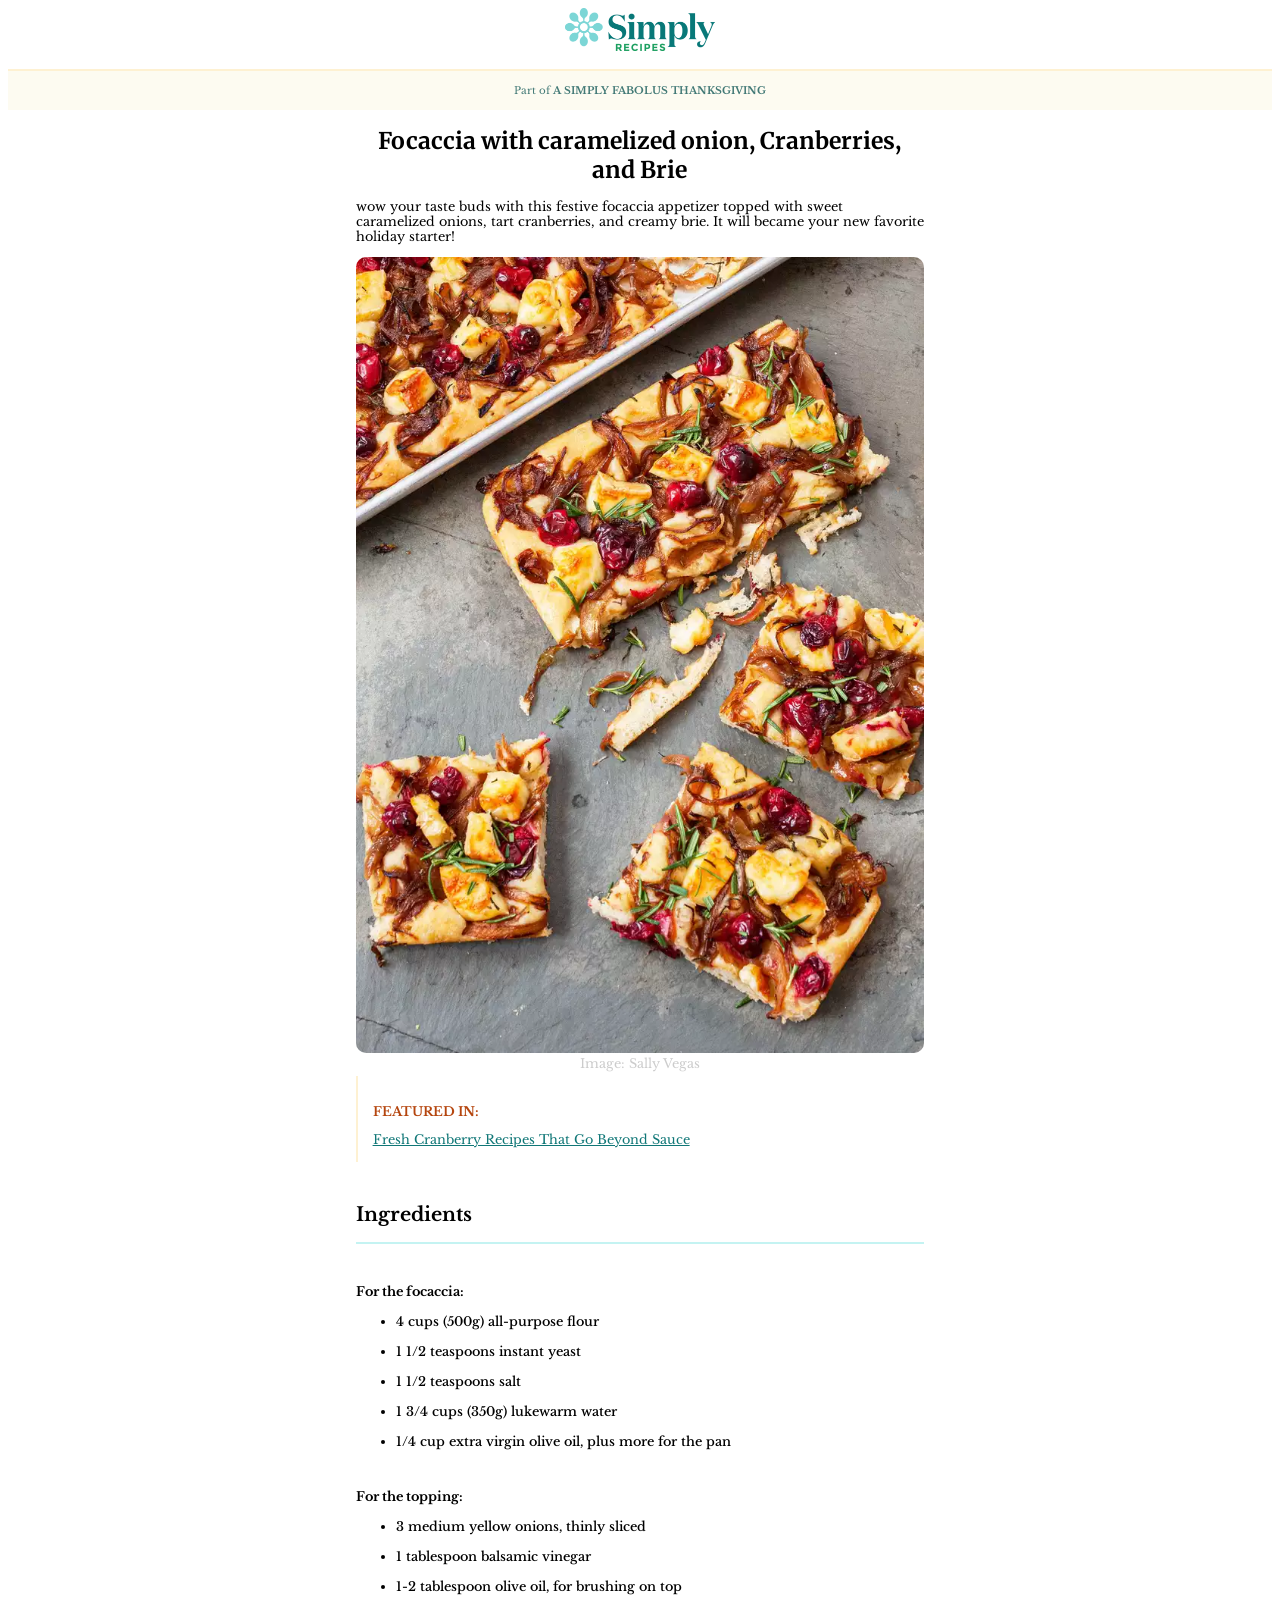
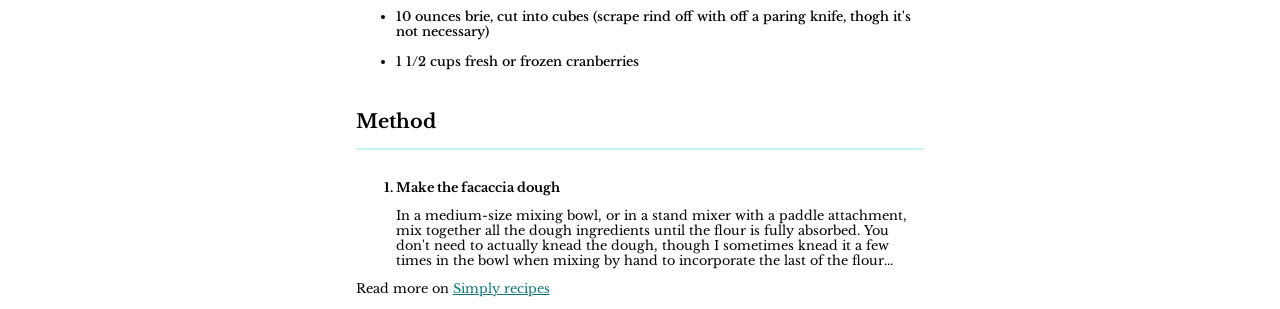
<file: M1W1D1/index.html>
<!DOCTYPE html>
<html lang="en">

<head>
    <meta charset="UTF-8">
    <meta name="viewport" content="width=device-width, initial-scale=1.0">
    <title>Document</title>
    <link rel="stylesheet" href="./style.css">
    <link rel="preconnect" href="https://fonts.googleapis.com">
    <link rel="preconnect" href="https://fonts.gstatic.com" crossorigin>
    <link
        href="https://fonts.googleapis.com/css2?family=Libre+Baskerville:ital,wght@0,400..700;1,400..700&family=Merriweather:ital,opsz,wght@0,18..144,300..900;1,18..144,300..900&display=swap"
        rel="stylesheet">

<body>
    <div class="container">
        <img class="logo" src="Simply_Recipes_Logo_-_2021.png" alt="logo Symply">
    </div>

    <div class="slogan-container">
        <p class="slogan">Part of <span class="slogan-bold">A SIMPLY FABOLUS THANKSGIVING</span></p>
    </div>


    <div class="content">
        <h1>Focaccia with caramelized onion, Cranberries, and Brie</h1>
        <p>wow your taste buds with this festive focaccia appetizer topped with sweet caramelized onions,
            tart cranberries, and creamy brie. It will became your new favorite holiday starter!</p>

        <figure class="main-img">
            <img src="main-img.webp" alt="immagine di focaccia">
            <figcaption>Image: Sally Vegas</figcaption>
        </figure>


        <div id="featured">
            <p id="featured-title">FEATURED IN:</p>
            <A id="featured-link" href="*">Fresh Cranberry Recipes That Go Beyond Sauce</A>
        </div>

        <div id="ingredients">
            <h2>Ingredients</h2>
        </div>

        <div id="prepare">
            <p>For the focaccia:</p>

            <ul>
                <li>4 cups (500g) all-purpose flour</li>
                <li>1 1/2 teaspoons instant yeast</li>
                <li>1 1/2 teaspoons salt</li>
                <li>1 3/4 cups (350g) lukewarm water</li>
                <li>1/4 cup extra virgin olive oil, plus more for the pan</li>
            </ul>

            <p>For the topping:</p>

            <ul>
                <li>3 medium yellow onions, thinly sliced</li>
                <li>1 tablespoon balsamic vinegar</li>
                <li>1-2 tablespoon olive oil, for brushing on top</li>
                <li>10 ounces brie, cut into cubes (scrape rind off with off a paring knife,
                    thogh it's not necessary)</li>
                <li>1 1/2 cups fresh or frozen cranberries</li>
            </ul>
        </div>

        <div id="metod">
            <h2>Method</h2>
        </div>

        <div id="creare">
            <ol>
                <li>Make the facaccia dough</li>
            </ol>
        </div>

        <div id="description">
            <p>In a medium-size mixing bowl, or in a stand mixer with a paddle attachment, mix together
                all the dough ingredients until the flour is fully absorbed. You don't need to
                actually knead the dough, though I sometimes knead it a few times in the bowl
                when mixing by hand to incorporate the last of the flour...
            </p>
        </div>

        <div>
            <p id="end">Read more on <a href="*" id="riferimento">Simply recipes</a></p>
        </div>
    </div>
</body>

</html>
</file>
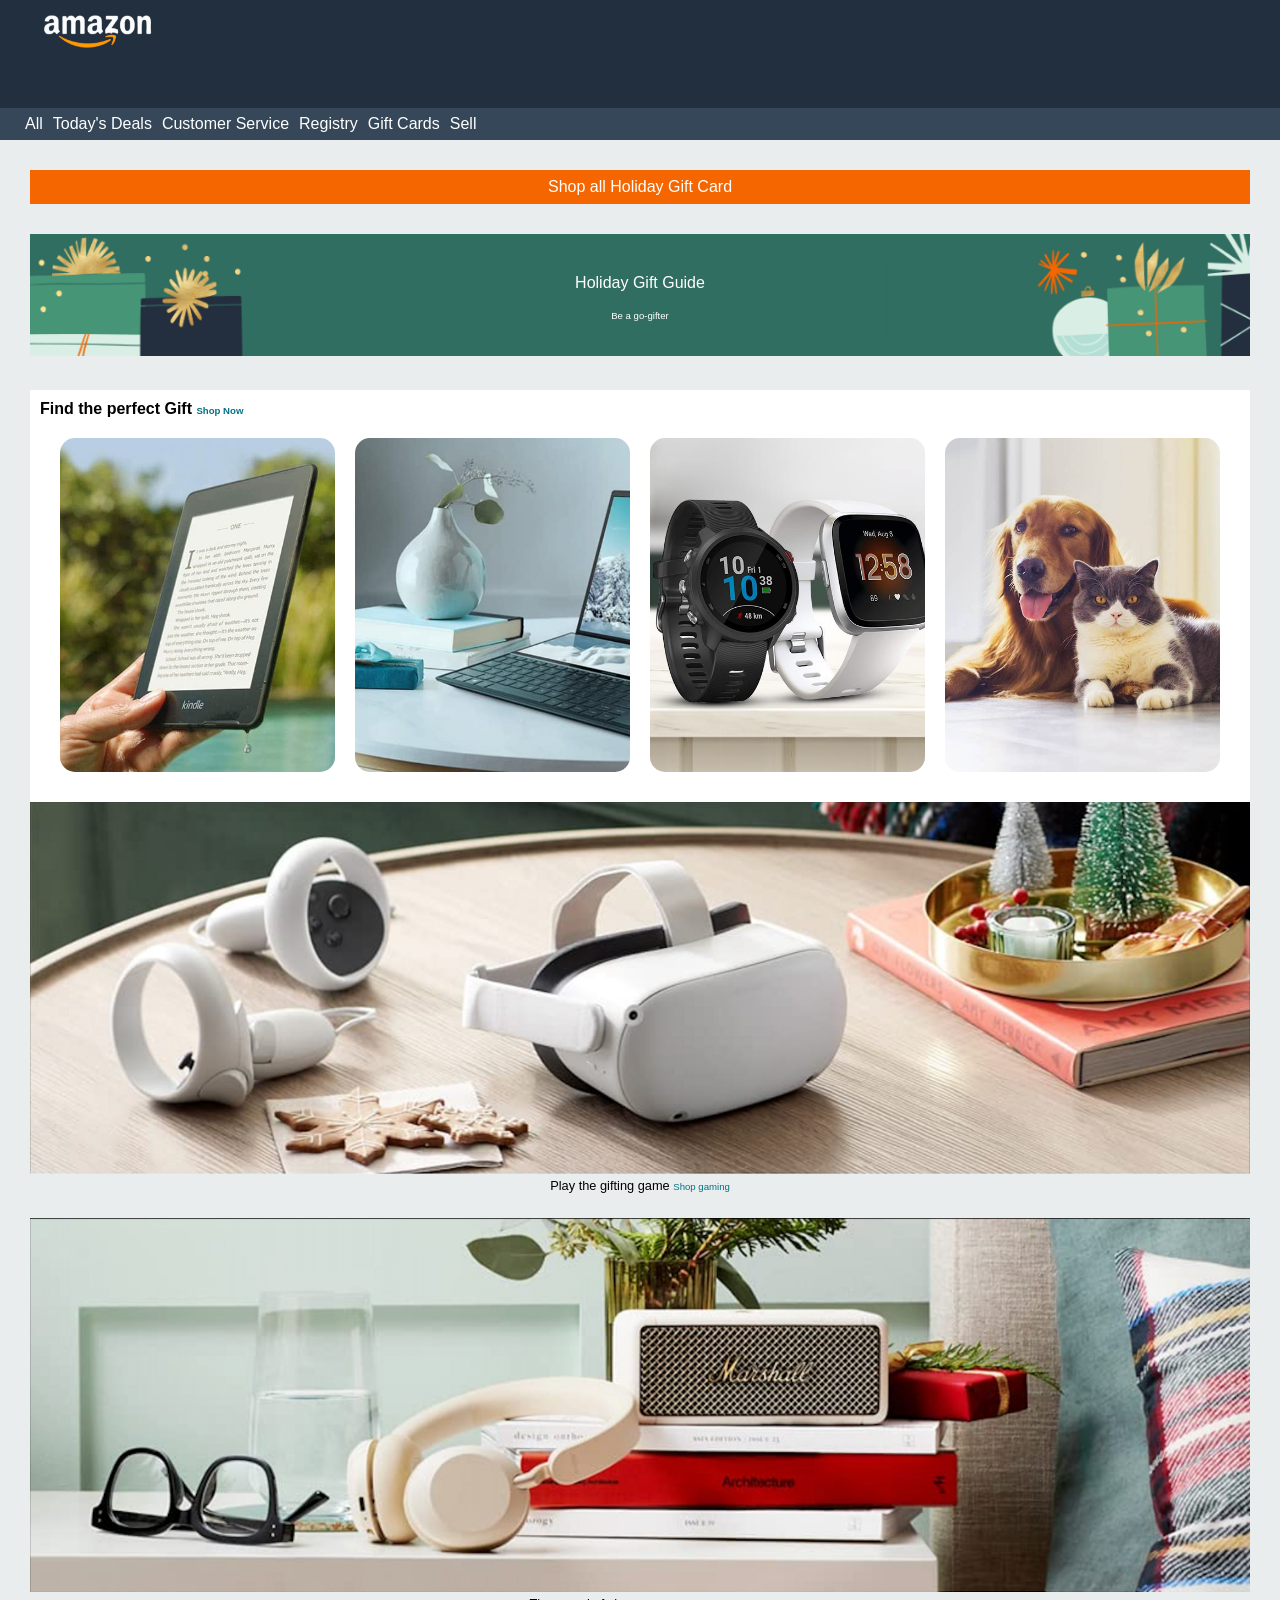
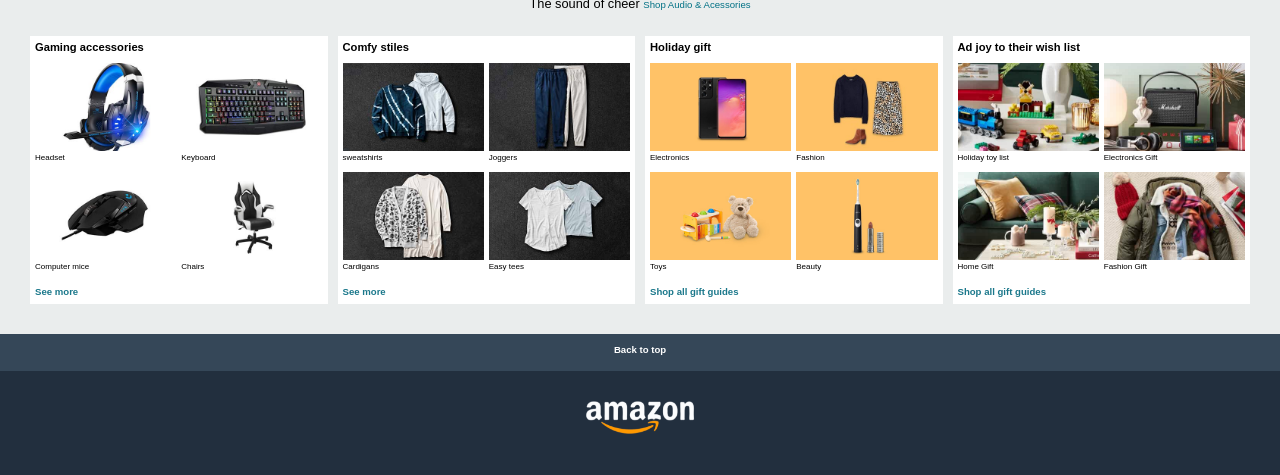
<file: M1W1D4/index.html>
<!DOCTYPE html>
<html lang="en">

<head>
    <meta charset="UTF-8">
    <meta name="viewport" content="width=device-width, initial-scale=1.0">
    <link rel="stylesheet" href="./style.css">
    <title>Document</title>
</head>

<body>
    <header id="header">
        <div class="top-header">
            <img src="./assets/logo.png" alt="logo-amazon">
        </div>

        <nav class="navbar">
            <a href="#">All</a>
            <a href="#">Today's Deals</a>
            <a href="#">Customer Service</a>
            <a href="#">Registry</a>
            <a href="#">Gift Cards</a>
            <a href="#">Sell</a>
        </nav>
    </header>

    <main>
        <div class="promo-bar">Shop all Holiday Gift Card</div>
        <section>
            <div class="banner">
                <img src="./assets/bg-image.png" alt="holidai gifts guides">
                <div class="banner-text">
                    <p class="fr-line">Holiday Gift Guide</p><br>
                    <p class="sd-line">Be a go-gifter</p>
                </div>
            </div>

            <div class="product-container">
                <div class="container-title">
                    <p>Find the perfect Gift <span class="container-span"> Shop Now</span></p>
                </div>

                <div class="product-grid">
                    <div class="product-item">
                        <img src="./assets/img_1.jpg" alt="*">
                    </div>
                    <div class="product-item">
                        <img src="./assets/img_2.jpg" alt="*">
                    </div>
                    <div class="product-item">
                        <img src="./assets/img_3.jpg" alt="*">
                    </div>
                    <div class="product-item">
                        <img src="./assets/img_4.jpg" alt="*">
                    </div>
                </div>
            </div>

            <div class="product-container-long">
                <img src="./assets/img_9.png" alt="">
                <p>Play the gifting game <span> Shop gaming</span></p>
            </div>
            <div class="product-container-long">
                <img src="./assets/img_10.png" alt="">
                <p>The sound of cheer <span> Shop Audio & Acessories</span></p>
            </div>




            <div class="extra-section">
                <div class="extra">
                    <div>
                        <h2>Gaming accessories</h2>
                    </div>
                    <div class="extra1">
                        <figure>
                            <img class="img-extra" src="./assets/img_15.jpg" alt="*">
                            <figcaption>Headset</figcaption>
                        </figure>


                        <figure>
                            <img class="img-extra" src="./assets/img_16.jpg" alt="*">
                            <figcaption>Keyboard</figcaption>
                        </figure>
                    </div>

                    <div class="extra1">

                        <figure>
                            <img class="img-extra" src="./assets/img_17.jpg" alt="*">
                            <figcaption>Computer mice</figcaption>
                        </figure>


                        <figure>
                            <img class="img-extra" src="./assets/img_18.jpg" alt="*">
                            <figcaption>Chairs</figcaption>
                        </figure>
                    </div>

                    <div>
                        <a class="last-link" href="*">See more</a>
                    </div>
                </div>

                <div class="extra">
                    <div>
                        <h2>Comfy stiles</h2>
                    </div>
                    <div class="extra1">
                        <figure>
                            <img class="img-extra" src="./assets/img_19.jpg" alt="immagine di focaccia">
                            <figcaption>sweatshirts</figcaption>
                        </figure>

                        <figure>
                            <img class="img-extra" src="./assets/img_20.jpg" alt="immagine di focaccia">
                            <figcaption>Joggers</figcaption>
                        </figure>
                    </div>

                    <div class="extra1">
                        <figure>
                            <img class="img-extra" src="./assets/img_21.jpg" alt="immagine di focaccia">
                            <figcaption>Cardigans</figcaption>
                        </figure>

                        <figure>
                            <img class="img-extra" src="./assets/img_22.jpg" alt="immagine di focaccia">
                            <figcaption>Easy tees</figcaption>
                        </figure>
                    </div>
                    <div>
                        <a class="last-link" href="*">See more</a>
                    </div>
                </div>

                <div class="extra">
                    <div>
                        <h2>Holiday gift</h2>
                    </div>
                    <div class="extra1">
                        <figure>
                            <img class="img-extra" src="./assets/img_11.jpg" alt="immagine di focaccia">
                            <figcaption>Electronics</figcaption>
                        </figure>

                        <figure>
                            <img class="img-extra" src="./assets/img_12.jpg" alt="immagine di focaccia">
                            <figcaption>Fashion</figcaption>
                        </figure>
                    </div>
                    <div class="extra1">
                        <figure>
                            <img class="img-extra" src="./assets/img_13.jpg" alt="immagine di focaccia">
                            <figcaption>Toys</figcaption>
                        </figure>

                        <figure>
                            <img class="img-extra" src="./assets/img_14.jpg" alt="immagine di focaccia">
                            <figcaption>Beauty</figcaption>
                        </figure>
                    </div>
                    <div>
                        <a class="last-link" href="*">Shop all gift guides</a>
                    </div>
                </div>

                <div class="extra">
                    <div>
                        <h2>Ad joy to their wish list</h2>
                    </div>
                    <div class="extra1">
                        <figure>
                            <img class="img-extra" src="./assets/img_24.jpg" alt="immagine di focaccia">
                            <figcaption>Holiday toy list</figcaption>
                        </figure>

                        <figure>
                            <img class="img-extra" src="./assets/img_25.jpg" alt="immagine di focaccia">
                            <figcaption>Electronics Gift</figcaption>
                        </figure>
                    </div>
                    <div class="extra1">
                        <figure>
                            <img class="img-extra" src="./assets/img_26.jpg" alt="immagine di focaccia">
                            <figcaption>Home Gift</figcaption>
                        </figure>

                        <figure>
                            <img class="img-extra" src="./assets/img_27.jpg" alt="immagine di focaccia">
                            <figcaption>Fashion Gift</figcaption>
                        </figure>
                    </div>
                    <div>
                        <a class="last-link" href="*">Shop all gift guides</a>
                    </div>
                </div>
            </div>
        </section>

    </main>
    <footer>
        <div class="banner-bottom">
            <a href="#header">Back to top</a>
        </div>
        <div class="logo-bottom">
            <img class="logo-bottom-img" src="./assets/logo.png" alt="logo-amazon">
        </div>
    </footer>

</body>

</html>
</file>
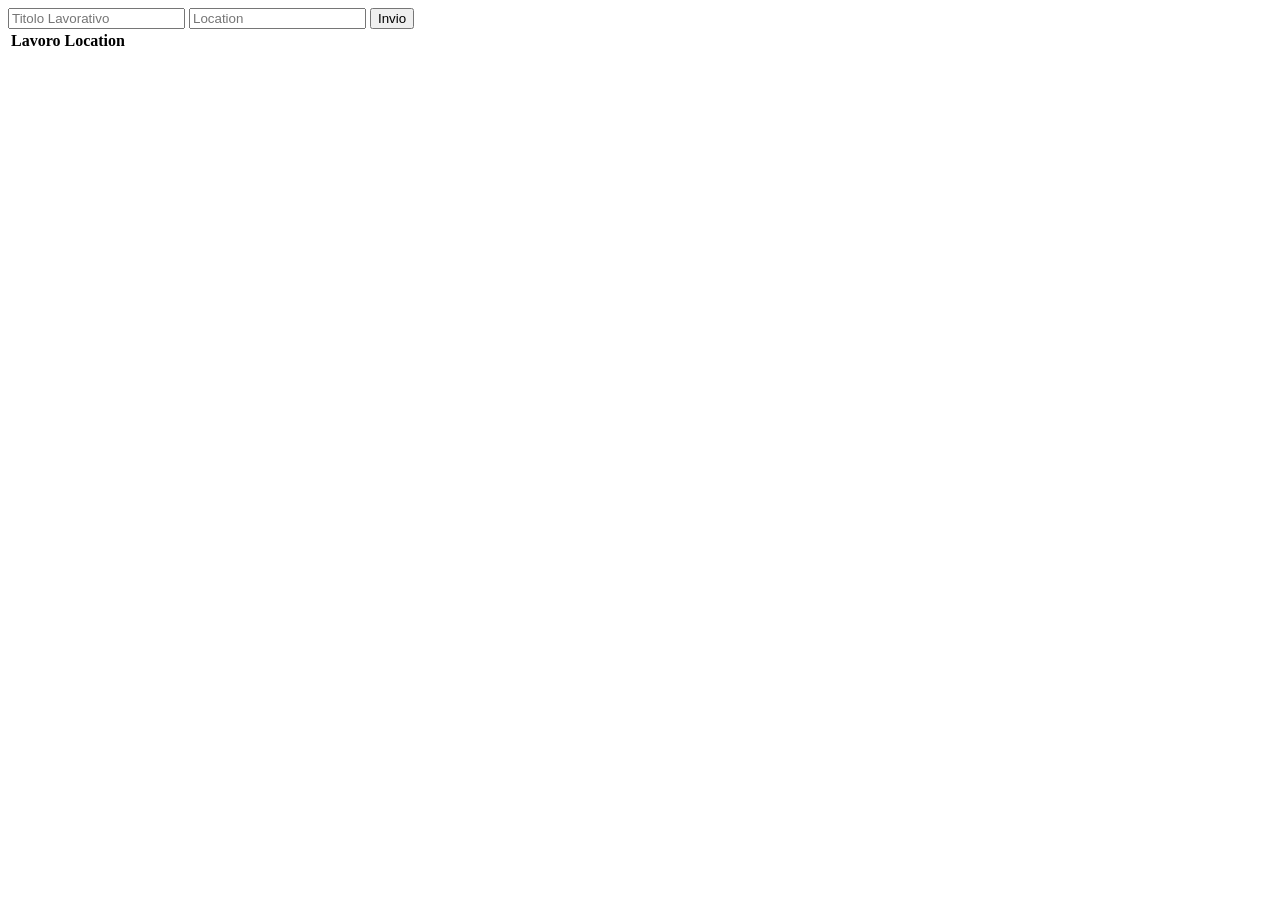
<file: M2W4D1/index.html>
<!DOCTYPE html>
<html lang="en">

<head>
    <meta charset="UTF-8">
    <meta name="viewport" content="width=device-width, initial-scale=1.0">
    <title>Document</title>
</head>

<body>
    <main>
        <form>

            <input id="title" type="text" placeholder="Titolo Lavorativo">
            <input id="location" type="text" placeholder="Location">
            <button type="submit">Invio</button>
        </form>

        <div>
            <table id="table">
                <tr>
                    <th>Lavoro</th>
                    <th>Location</th>
                </tr>
                
            </table>

        </div>

    </main>
    
    <script src="./scaricabile.js"></script>
</body>

</html>
</file>
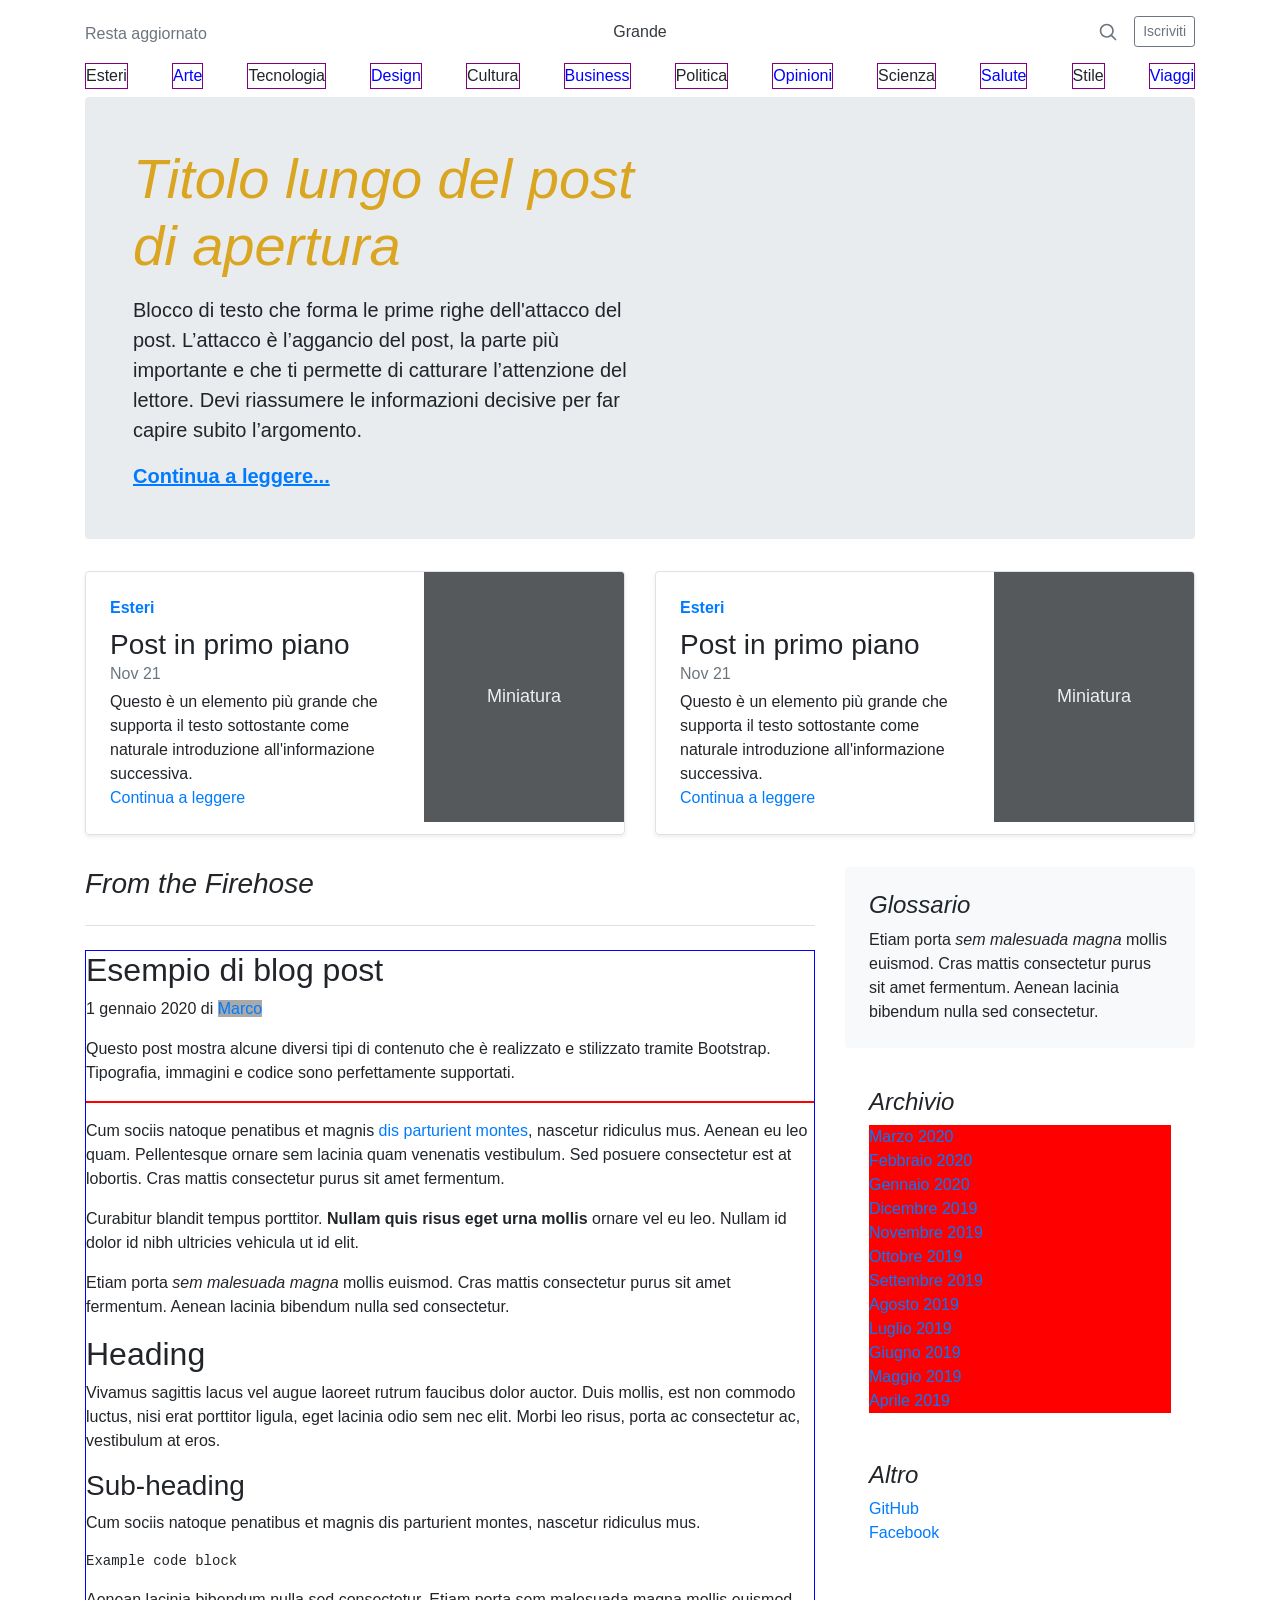
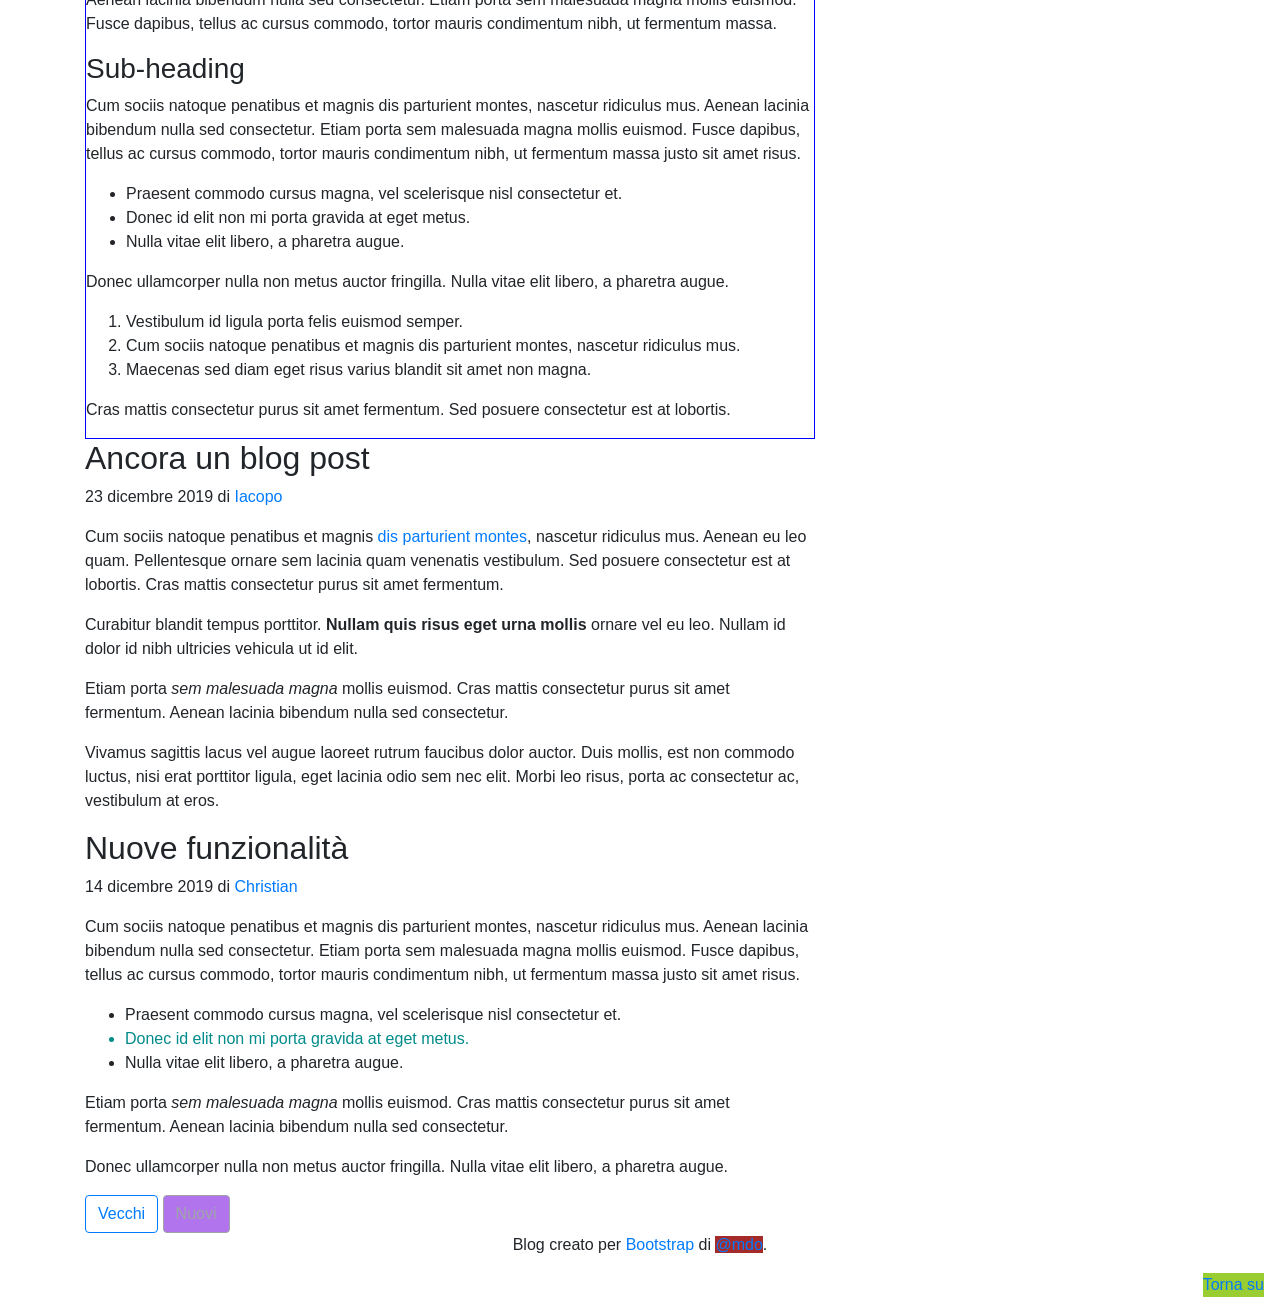
<file: M3W1D1/S1P1.html>
<!-- I selettori CSS ti aiutano a selezionare elementi HTML tramite CSS e JavaScript.

Con questi esercizi farai pratica nell'utilizzarli sia per modificare lo stile di elementi HTML sia nel selezionarli per manipolarli via 
JavaScript
I selettori CSS sono estremamente utili per selezionare nodi del DOM con precisione grazie al fatto che funzionano perfettamente con querySelector,
senza necessità di scrivere algoritmi più complessi per arrivare allo stesso risultato.


IMPORTANTE: NON PUOI inserire classi o id aggiuntivi nell'HTML, devi usare solo quello che già c'è. Non puoi cambiare la struttura in nessuna 
maniera. L'obiettivo è quello di usare Selettori e Combinatori per arrivare a selezionare l'elemento di interesse per poi manipolarlo nello 
stile o nella struttura con JS.

Per testare i Selettori CSS puoi cambiare all'elemento che stai cercando di selezionare il colore, colore di sfondo, aggiungere un bordo colorato 
ecc. Se il selettore è corretto vedrai applicare quello stile all'elemento, se non succede significa che il selettore non è corretto o qualche 
altra regola CSS sta prevalendo. Controlla sempre dall'inspector del browser.

ESERCIZIO 1) Crea un selettore per selezionare l'<h1> nella sezione "hero", ovvero nel jumbotron
ESERCIZIO 2) Crea un selettore per selezionare tutti i figli dell'elemento navbar
ESERCIZIO 3) Crea un selettore per selezionare il link "Continua a leggere" del jumbotron
ESERCIZIO 4) Crea un selettore per selezionare il primo blog post
ESERCIZIO 5) Crea un selettore per selezionare l'<hr> del primo blog post e colorarlo di rosso
ESERCIZIO 6) Crea un selettore per selezionare i link pari della navbar
ESERCIZIO 7) Crea un selettore per selezionare tutti gli <li> della prima "ordered-list" della sidebar ("Archivio")
ESERCIZIO 8) Crea un selettore per selezionare l'autore del secondo blog post
ESERCIZIO 9) Crea un selettore per selezionare il secondo <li> della lista del terzo blog post
ESERCIZIO 10) Crea un selettore per selezionare il link "Torna su" che trovi a fondo pagina nell'angolo in basso a destra
ESERCIZIO 11) Crea un selettore per selezionare il bottone "Nuovi" che trovi in basso
ESERCIZIO 12) Crea un selettore per selezionare il secondo link del footer

...scorri in fondo fino allo <script> per trovare gli esercizi di JavaScript

 -->
<!DOCTYPE html>
<html lang="en">


<head>
    <style>

    </style>
    <meta charset="utf-8" />
    <meta name="viewport" content="width=device-width, initial-scale=1, shrink-to-fit=no" />
    <meta name="description" content="" />
    <meta name="author" content="Mark Otto, Jacob Thornton, and Bootstrap contributors" />
    <meta name="generator" content="Jekyll v3.8.5" />
    <title>Template di un blog · Bootstrap</title>

    <link rel="canonical" href="https://getbootstrap.com/docs/4.3/examples/blog/" />

    <!-- Bootstrap core CSS -->
    <link rel="stylesheet" href="https://stackpath.bootstrapcdn.com/bootstrap/4.3.1/css/bootstrap.min.css"
        integrity="sha384-ggOyR0iXCbMQv3Xipma34MD+dH/1fQ784/j6cY/iJTQUOhcWr7x9JvoRxT2MZw1T" crossorigin="anonymous" />

    <style>
        .bd-placeholder-img {
            font-size: 1.125rem;
            text-anchor: middle;
            -webkit-user-select: none;
            -moz-user-select: none;
            -ms-user-select: none;
            user-select: none;
        }

        @media (min-width: 768px) {
            .bd-placeholder-img-lg {
                font-size: 3.5rem;
            }
        }
    </style>
    <link href="https://fonts.googleapis.com/css?family=Playfair+Display:700,900" rel="stylesheet" />
    <link rel="stylesheet" href="./style.css">
</head>

<body>
    <div class="container">
        <header class="blog-header py-3">
            <div class="row flex-nowrap justify-content-between align-items-center">
                <div class="col-4 pt-1">
                    <a class="text-muted" href="#">Resta aggiornato</a>
                </div>
                <div class="col-4 text-center">
                    <a class="blog-header-logo text-dark" href="#">Grande</a>
                </div>
                <div class="col-4 d-flex justify-content-end align-items-center">
                    <a class="text-muted" href="#">
                        <svg xmlns="http://www.w3.org/2000/svg" width="20" height="20" fill="none" stroke="currentColor"
                            stroke-linecap="round" stroke-linejoin="round" stroke-width="2" class="mx-3" role="img"
                            viewBox="0 0 24 24" focusable="false">
                            <title>Cerca</title>
                            <circle cx="10.5" cy="10.5" r="7.5" />
                            <path d="M21 21l-5.2-5.2" />
                        </svg>
                    </a>
                    <a class="btn btn-sm btn-outline-secondary" href="#">Iscriviti</a>
                </div>
            </div>
        </header>

        <nav class="nav d-flex justify-content-between mb-2">
            <span>Esteri</span>
            <span>Arte</span>
            <span>Tecnologia</span>
            <span>Design</span>
            <span>Cultura</span>
            <span>Business</span>
            <span>Politica</span>
            <span>Opinioni</span>
            <span>Scienza</span>
            <span>Salute</span>
            <span>Stile</span>
            <span>Viaggi</span>
        </nav>

        <div class="jumbotron p-4 p-md-5 rounded ">
            <div class="col-md-6 px-0">
                <h1 class="display-4 font-italic">
                    Titolo lungo del post di apertura
                </h1>
                <p class="lead my-3">
                    Blocco di testo che forma le prime righe dell'attacco del post.
                    L’attacco è l’aggancio del post, la parte più importante e che ti permette di catturare l’attenzione
                    del lettore. Devi riassumere le informazioni decisive per far capire subito l’argomento.
                </p>
                <p class="lead mb-0">
                    <a href="#" class="font-weight-bold">Continua a leggere...</a>
                </p>
            </div>
        </div>

        <div class="row mb-2">
            <div class="col-md-6">
                <div
                    class="row no-gutters border rounded overflow-hidden flex-md-row mb-4 shadow-sm h-md-250 position-relative">
                    <div class="col p-4 d-flex flex-column position-static">
                        <strong class="d-inline-block mb-2 text-primary">Esteri</strong>
                        <h3 class="mb-0">Post in primo piano</h3>
                        <div class="mb-1 text-muted">Nov 21</div>
                        <p class="card-text mb-auto">
                            Questo è un elemento più grande che supporta il testo sottostante come naturale introduzione
                            all'informazione successiva.
                        </p>
                        <a href="#" class="stretched-link">Continua a leggere</a>
                    </div>
                    <div class="col-auto d-none d-lg-block">
                        <svg class="bd-placeholder-img" width="200" height="250" xmlns="http://www.w3.org/2000/svg"
                            preserveAspectRatio="xMidYMid slice" focusable="false" role="img"
                            aria-label="Placeholder: Thumbnail">
                            <title>Placeholder</title>
                            <rect width="100%" height="100%" fill="#55595c" />
                            <text x="50%" y="50%" fill="#eceeef" dy=".3em">Miniatura</text>
                        </svg>
                    </div>
                </div>
            </div>
            <div class="col-md-6">
                <div
                    class="row no-gutters border rounded overflow-hidden flex-md-row mb-4 shadow-sm h-md-250 position-relative">
                    <div class="col p-4 d-flex flex-column position-static">
                        <strong class="d-inline-block mb-2 text-primary">Esteri</strong>
                        <h3 class="mb-0">Post in primo piano</h3>
                        <div class="mb-1 text-muted">Nov 21</div>
                        <p class="card-text mb-auto">
                            Questo è un elemento più grande che supporta il testo sottostante come naturale introduzione
                            all'informazione successiva.
                        </p>
                        <a href="#" class="stretched-link">Continua a leggere</a>
                    </div>
                    <div class="col-auto d-none d-lg-block">
                        <svg class="bd-placeholder-img" width="200" height="250" xmlns="http://www.w3.org/2000/svg"
                            preserveAspectRatio="xMidYMid slice" focusable="false" role="img"
                            aria-label="Placeholder: Thumbnail">
                            <title>Placeholder</title>
                            <rect width="100%" height="100%" fill="#55595c" />
                            <text x="50%" y="50%" fill="#eceeef" dy=".3em">Miniatura</text>
                        </svg>
                    </div>
                </div>
            </div>
        </div>
    </div>

    <main role="main" class="container">
        <div class="row">
            <div class="col-md-8 blog-main">
                <h3 class="pb-4 mb-4 font-italic border-bottom">From the Firehose</h3>

                <div class="blog-post">
                    <h2 class="blog-post-title">Esempio di blog post</h2>
                    <p class="blog-post-meta">
                        1 gennaio 2020 di <a href="#">Marco</a>
                    </p>

                    <p>
                        Questo post mostra alcune diversi tipi di contenuto che è realizzato e stilizzato tramite
                        Bootstrap. Tipografia, immagini e codice sono perfettamente supportati.
                    </p>
                    <hr />
                    <p>
                        Cum sociis natoque penatibus et magnis
                        <a href="#">dis parturient montes</a>, nascetur ridiculus mus.
                        Aenean eu leo quam. Pellentesque ornare sem lacinia quam venenatis
                        vestibulum. Sed posuere consectetur est at lobortis. Cras mattis
                        consectetur purus sit amet fermentum.
                    </p>
                    <blockquote>
                        <p>
                            Curabitur blandit tempus porttitor.
                            <strong>Nullam quis risus eget urna mollis</strong> ornare vel
                            eu leo. Nullam id dolor id nibh ultricies vehicula ut id elit.
                        </p>
                    </blockquote>
                    <p>
                        Etiam porta <em>sem malesuada magna</em> mollis euismod. Cras
                        mattis consectetur purus sit amet fermentum. Aenean lacinia
                        bibendum nulla sed consectetur.
                    </p>
                    <h2>Heading</h2>
                    <p>
                        Vivamus sagittis lacus vel augue laoreet rutrum faucibus dolor
                        auctor. Duis mollis, est non commodo luctus, nisi erat porttitor
                        ligula, eget lacinia odio sem nec elit. Morbi leo risus, porta ac
                        consectetur ac, vestibulum at eros.
                    </p>
                    <h3>Sub-heading</h3>
                    <p>
                        Cum sociis natoque penatibus et magnis dis parturient montes,
                        nascetur ridiculus mus.
                    </p>
                    <pre><code>Example code block</code></pre>
                    <p>
                        Aenean lacinia bibendum nulla sed consectetur. Etiam porta sem
                        malesuada magna mollis euismod. Fusce dapibus, tellus ac cursus
                        commodo, tortor mauris condimentum nibh, ut fermentum massa.
                    </p>
                    <h3>Sub-heading</h3>
                    <p>
                        Cum sociis natoque penatibus et magnis dis parturient montes,
                        nascetur ridiculus mus. Aenean lacinia bibendum nulla sed
                        consectetur. Etiam porta sem malesuada magna mollis euismod. Fusce
                        dapibus, tellus ac cursus commodo, tortor mauris condimentum nibh,
                        ut fermentum massa justo sit amet risus.
                    </p>
                    <ul>
                        <li>
                            Praesent commodo cursus magna, vel scelerisque nisl consectetur
                            et.
                        </li>
                        <li>Donec id elit non mi porta gravida at eget metus.</li>
                        <li>Nulla vitae elit libero, a pharetra augue.</li>
                    </ul>
                    <p>
                        Donec ullamcorper nulla non metus auctor fringilla. Nulla vitae
                        elit libero, a pharetra augue.
                    </p>
                    <ol>
                        <li>Vestibulum id ligula porta felis euismod semper.</li>
                        <li>
                            Cum sociis natoque penatibus et magnis dis parturient montes,
                            nascetur ridiculus mus.
                        </li>
                        <li>
                            Maecenas sed diam eget risus varius blandit sit amet non magna.
                        </li>
                    </ol>
                    <p>
                        Cras mattis consectetur purus sit amet fermentum. Sed posuere
                        consectetur est at lobortis.
                    </p>
                </div>
                <!-- /.blog-post -->

                <div class="blog-post">
                    <h2 class="blog-post-title">Ancora un blog post</h2>
                    <p class="blog-post-meta">
                        23 dicembre 2019 di <a href="#">Iacopo</a>
                    </p>

                    <p>
                        Cum sociis natoque penatibus et magnis
                        <a href="#">dis parturient montes</a>, nascetur ridiculus mus.
                        Aenean eu leo quam. Pellentesque ornare sem lacinia quam venenatis
                        vestibulum. Sed posuere consectetur est at lobortis. Cras mattis
                        consectetur purus sit amet fermentum.
                    </p>
                    <blockquote>
                        <p>
                            Curabitur blandit tempus porttitor.
                            <strong>Nullam quis risus eget urna mollis</strong> ornare vel
                            eu leo. Nullam id dolor id nibh ultricies vehicula ut id elit.
                        </p>
                    </blockquote>
                    <p>
                        Etiam porta <em>sem malesuada magna</em> mollis euismod. Cras
                        mattis consectetur purus sit amet fermentum. Aenean lacinia
                        bibendum nulla sed consectetur.
                    </p>
                    <p>
                        Vivamus sagittis lacus vel augue laoreet rutrum faucibus dolor
                        auctor. Duis mollis, est non commodo luctus, nisi erat porttitor
                        ligula, eget lacinia odio sem nec elit. Morbi leo risus, porta ac
                        consectetur ac, vestibulum at eros.
                    </p>
                </div>
                <!-- /.blog-post -->

                <div class="blog-post">
                    <h2 class="blog-post-title">Nuove funzionalità</h2>
                    <p class="blog-post-meta">
                        14 dicembre 2019 di <a href="#">Christian</a>
                    </p>

                    <p>
                        Cum sociis natoque penatibus et magnis dis parturient montes,
                        nascetur ridiculus mus. Aenean lacinia bibendum nulla sed
                        consectetur. Etiam porta sem malesuada magna mollis euismod. Fusce
                        dapibus, tellus ac cursus commodo, tortor mauris condimentum nibh,
                        ut fermentum massa justo sit amet risus.
                    </p>
                    <ul>
                        <li>
                            Praesent commodo cursus magna, vel scelerisque nisl consectetur
                            et.
                        </li>
                        <li>Donec id elit non mi porta gravida at eget metus.</li>
                        <li>Nulla vitae elit libero, a pharetra augue.</li>
                    </ul>
                    <p>
                        Etiam porta <em>sem malesuada magna</em> mollis euismod. Cras
                        mattis consectetur purus sit amet fermentum. Aenean lacinia
                        bibendum nulla sed consectetur.
                    </p>
                    <p>
                        Donec ullamcorper nulla non metus auctor fringilla. Nulla vitae
                        elit libero, a pharetra augue.
                    </p>
                </div>
                <!-- /.blog-post -->

                <nav class="blog-pagination">
                    <a class="btn btn-outline-primary" href="#">Vecchi</a>
                    <a class="btn btn-outline-secondary disabled" href="#" tabindex="-1" aria-disabled="true">Nuovi</a>
                </nav>
            </div>
            <!-- /.blog-main -->

            <aside class="col-md-4 blog-sidebar">
                <div class="p-4 mb-3 bg-light rounded">
                    <h4 class="font-italic">Glossario</h4>
                    <p class="mb-0">
                        Etiam porta <em>sem malesuada magna</em> mollis euismod. Cras
                        mattis consectetur purus sit amet fermentum. Aenean lacinia
                        bibendum nulla sed consectetur.
                    </p>
                </div>

                <div class="p-4">
                    <h4 class="font-italic">Archivio</h4>
                    <ol class="list-unstyled mb-0">
                        <li><a href="#">Marzo 2020</a></li>
                        <li><a href="#">Febbraio 2020</a></li>
                        <li><a href="#">Gennaio 2020</a></li>
                        <li><a href="#">Dicembre 2019</a></li>
                        <li><a href="#">Novembre 2019</a></li>
                        <li><a href="#">Ottobre 2019</a></li>
                        <li><a href="#">Settembre 2019</a></li>
                        <li><a href="#">Agosto 2019</a></li>
                        <li><a href="#">Luglio 2019</a></li>
                        <li><a href="#">Giugno 2019</a></li>
                        <li><a href="#">Maggio 2019</a></li>
                        <li><a href="#">Aprile 2019</a></li>
                    </ol>
                </div>

                <div class="p-4">
                    <h4 class="font-italic">Altro</h4>
                    <ol class="list-unstyled">
                        <li><a href="#">GitHub</a></li>
                        <li><a href="#">Twitter</a></li>
                        <li><a href="#">Facebook</a></li>
                    </ol>
                </div>
            </aside>
            <!-- /.blog-sidebar -->
        </div>
        <!-- /.row -->
    </main>
    <!-- /.container -->

    <footer class="blog-footer">
        <p class="text-center">
            Blog creato per
            <a href="https://getbootstrap.com/">Bootstrap</a> di
            <a href="https://twitter.com/mdo">@mdo</a>.
        </p>
    </footer>

    <a href="#" class="float-right mb-3 mr-3">Torna su</a>
    <script src="./script.js">
        /* JS Exercises should go here */

        // EXTRA Crea con JavaScript la funzionalità per rimuovere il link "twitter" sotto alla sezione "Altro" nell'elemento "aside". 
        // Deve avvenire al caricamento della pagina, automticamente.
        // EXTRA Crea con JavaScript la funzionalità per rimuovere il corrispondente elemento padre dal DOM cliccando sul link "Continua a leggere".
        /* EXTRA Crea con JavaScript la funzionalità per creare un alert col nome dell'autore ogni volta che il cursore passa sopra l'autore del 
           post.*/

    </script>
</body>

</html>
</file>
<file: M1W1D1/style.css>
html {
    margin: 0 auto;
    font-family: "Libre Baskerville", serif;
    font-size: 0.8em;
}

.logo {
    width: 150px;
}

.container {
    text-align: center;
}

.slogan-container {
    border-top: 2px solid #fef1d2;
    background-color: #fdfbf1;
    padding: 3px;
    text-align: center;
    margin-top: 15px;
}

.slogan {
    color: #427976;
    font-size: 0.8em;
}

.slogan-bold {
    font-weight: bold;
}

.content {
    width: 45%;
    margin: 0 auto;
}

.content h1 {
    text-align: center;
    font-family: "Merriweather", serif;
    font-size: 1.8em;
    font-weight: bold;
}

.main-img {
    margin: 0;
    padding: 0;
}

.main-img img {
    width: 100%;
    height: 400;
    border-radius: 10px;
    object-fit: cover;
}

figcaption {
    text-align: center;
    color: #b9b9b9ba;
}

#featured {
    border-left: 2px solid #fef1d2;
    margin-top: 5px;
    padding: 15px;
}

#featured-title {
    color: #B5460F;
    font-weight: bold;
}

#featured-link {
    color: #107777
}

#ingredients {
    margin-top: 40px;
    border-bottom: 2px solid #C4F3F2;
}

#prepare p {
    font-weight: bold;
    margin-top: 40px;
}

li {
    margin-top: 15px;
    font-weight: 500;
}

#metod {
    border-bottom: 2px solid #C4F3F2;
    margin-top: 40px;
}

#creare ol li {
    font-weight: bold;
    margin-top: 30px;
}

#description p {
    margin-left: 40px;
}

#end a {
    color: #107777;
}
</file>
<file: M1W1D4/style.css>
*{
    padding: 0;
    margin: 0;
}

body{
    background-color: #EAEDED;
    font-family: Verdana, Geneva, Tahoma, sans-serif;
}

.top-header{
    background-color: #222F3E;
    height: 12vh;
}

.top-header img{
    height: 2.5rem;
    margin-left: 40px;
    margin-top: 10px;
}

.navbar{
    background-color: #354758;
    height: 2rem;
    display: flex;
    align-items: center;
    gap: 10px;
    padding: 0 25px;
}

.navbar a{
    color: white;
    text-decoration: none;
}

.promo-bar{
    text-align: center;
    padding: 8px;
    background-color: #F56600;
    color: white;
}
.sd-line{
    font-size: .6rem;
}

main{
    padding: 30px;
}

.banner{
    position: relative;
    height: 110%;
    padding: 30px 0;
}

.banner-text{
    position: absolute;
    top: 50%;
    left: 50%;
    transform: translate(-50%, -50%);
    text-align: center;
    color: white;
}

.banner img{
    width: 100%;
    height: 100%;
}

.banner-text-title{
    font-weight: bolder;
    font-size: 22px;
}

.product-grid{
    background-color: white;
    display: flex;
    gap: 20px;
    padding: 20px;
}

.product-item img{
    width: 100%;
    height: 100%;
    min-height: 330px;
    object-fit: cover;
    border-radius: 15px;
}

.product-item{
    width: 25%;
}

.product-container{
    background-color: white;
    padding: 10px;
}

.container-title p{
    font-weight: bold;
}
.container-span{
    color: #017185;
    font-size: .6rem;
}

.product-container-long{
    padding-bottom: 25px;
}

.product-container-long img{
    width: 100%;
}

.product-container-long p{
    text-align: center;
    font-size: 0.8rem;
}

.product-container-long p span{
    color: #017185;
    font-size: 0.6rem;
}

.extra-section{
    display: flex;
    flex-direction: row;
    gap: 10px;
}

h2{
    font-size: .7rem;
}

.extra{
    background-color: white;
    width: 25%;
    display: flex;
    flex-direction: column;
    gap: 10px;
    padding: 5px; 
}

.extra1{
    display: flex;
    flex-direction: row;
    gap: 5px;
    font-size: .5rem;
}

.img-extra{
    width: 100%;
    object-fit: cover;
}

.last-link{
    text-decoration: none;
    color: #1B788B;
    font-size: .6rem;
    font-weight: bold;
}

footer{
    background-color: #222F3E;
}

.banner-bottom{
    background-color: #354758;
    text-align: center;
    height: 2rem;
    padding-top: 5px;
}
.banner-bottom a{
    color: white;
    text-decoration: none;
    font-weight: bold;
    font-size: .6rem;
}

.logo-bottom{
    text-align: center;
    padding: 25px 0 35px 0;
}

.logo-bottom img{
    height: 2.5rem; 
}
</file>
<file: M3W1D1/style.css>
/*domanda 1*/
.jumbotron div h1{
    color: goldenrod;
}

/*domanda 2*/
.nav > span{
    border: 1px solid purple;
} 

/* domanda 3*/
.jumbotron div:last-child a{
    text-decoration: underline;
}

/*domanda 4*/
.blog-post:first-of-type{
    border: 1px solid blue;
}

/*domanda */
.blog-post:first-of-type hr{
    border:1px, solid, red;
}

/*domanda 6*/
.nav span:nth-child(even){
color: blue;
}

/*domanda 7*/
aside .p-4:nth-child(2) ol li{
    background-color: red;  
}

/*domanda 8*/
.blog-post:nth-child(2) p:first-of-type a{
    background-color: darkgrey;
}

/*domanda 9*/
.blog-post:last-of-type li:nth-child(2){
    color: darkcyan;
}

/*domanda 10*/
.float-right{
    background-color: yellowgreen;
}

/*domanda 11*/
.blog-pagination a:last-child{
    background-color: blueviolet;
}

/*domanda 12*/
footer a:nth-child(2){
    background-color: brown;
}

/*facoltativo 1*/


/**/

/**/
</file>
